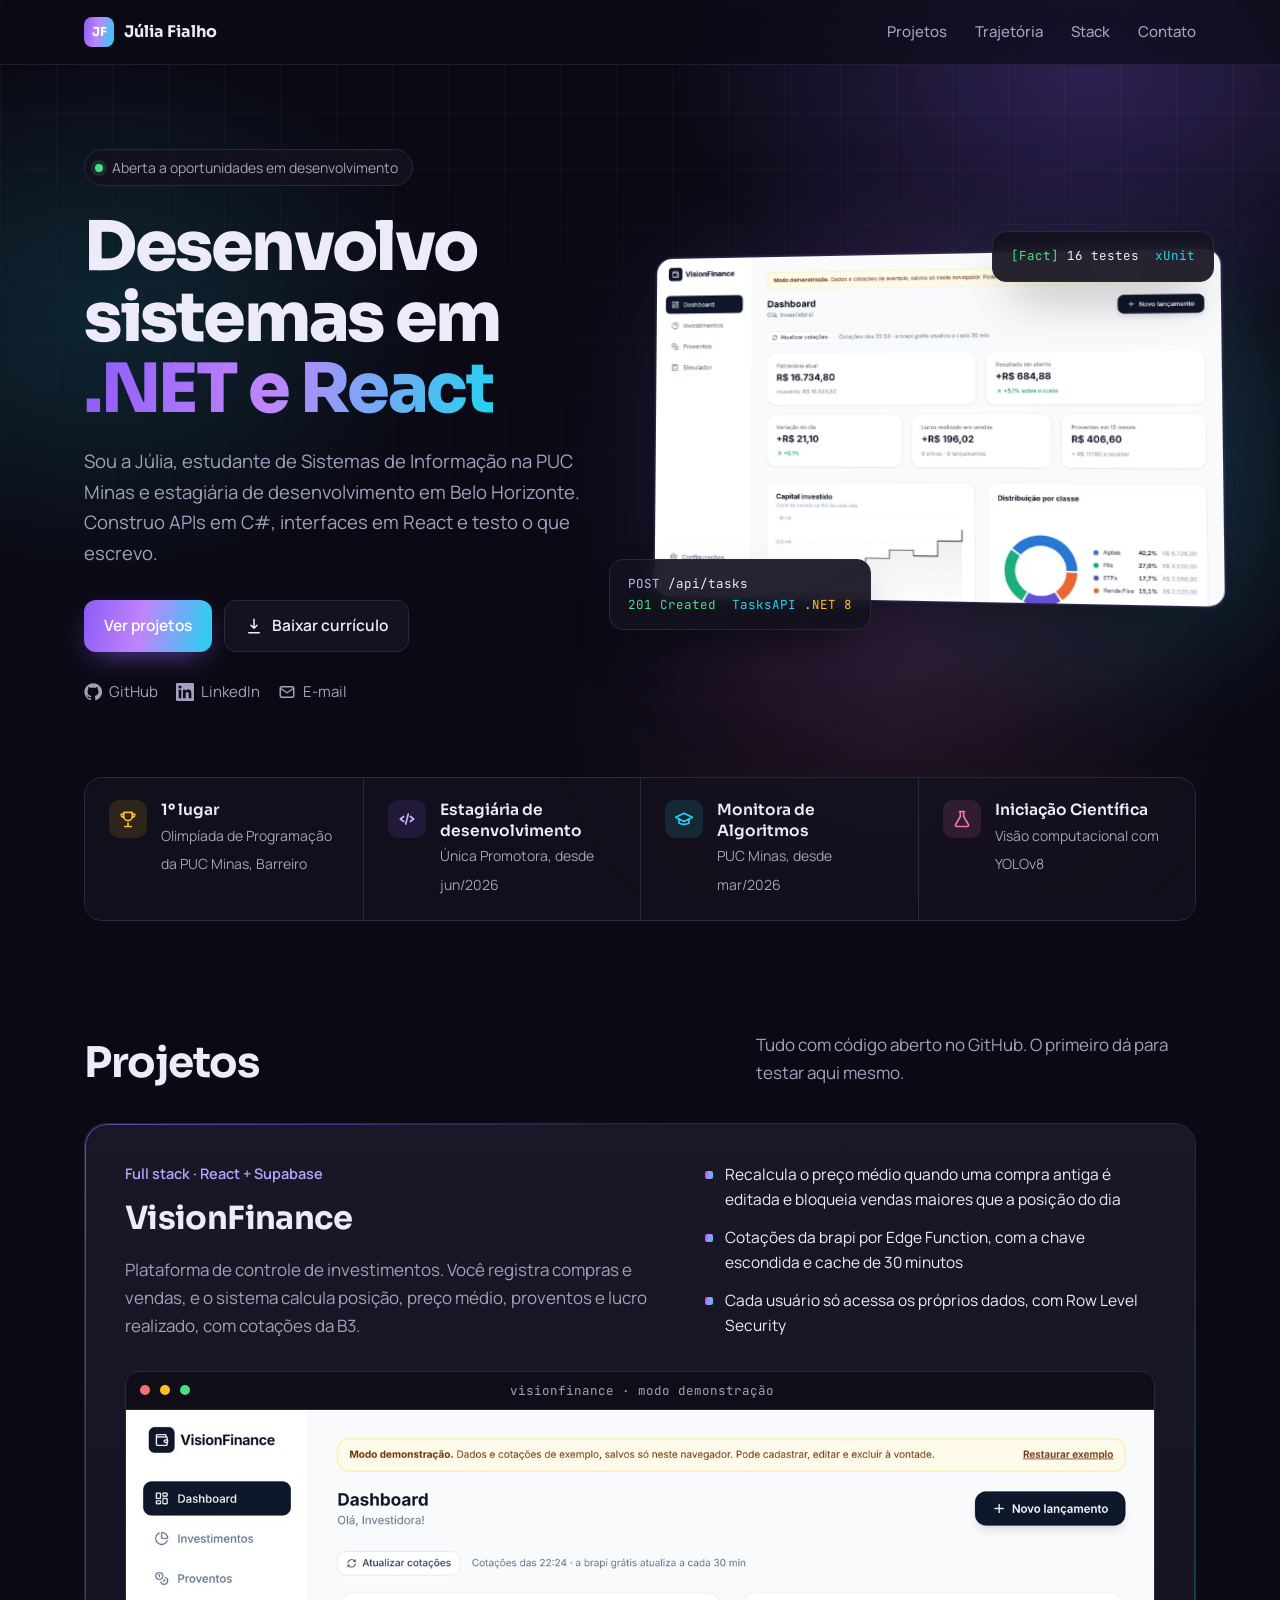
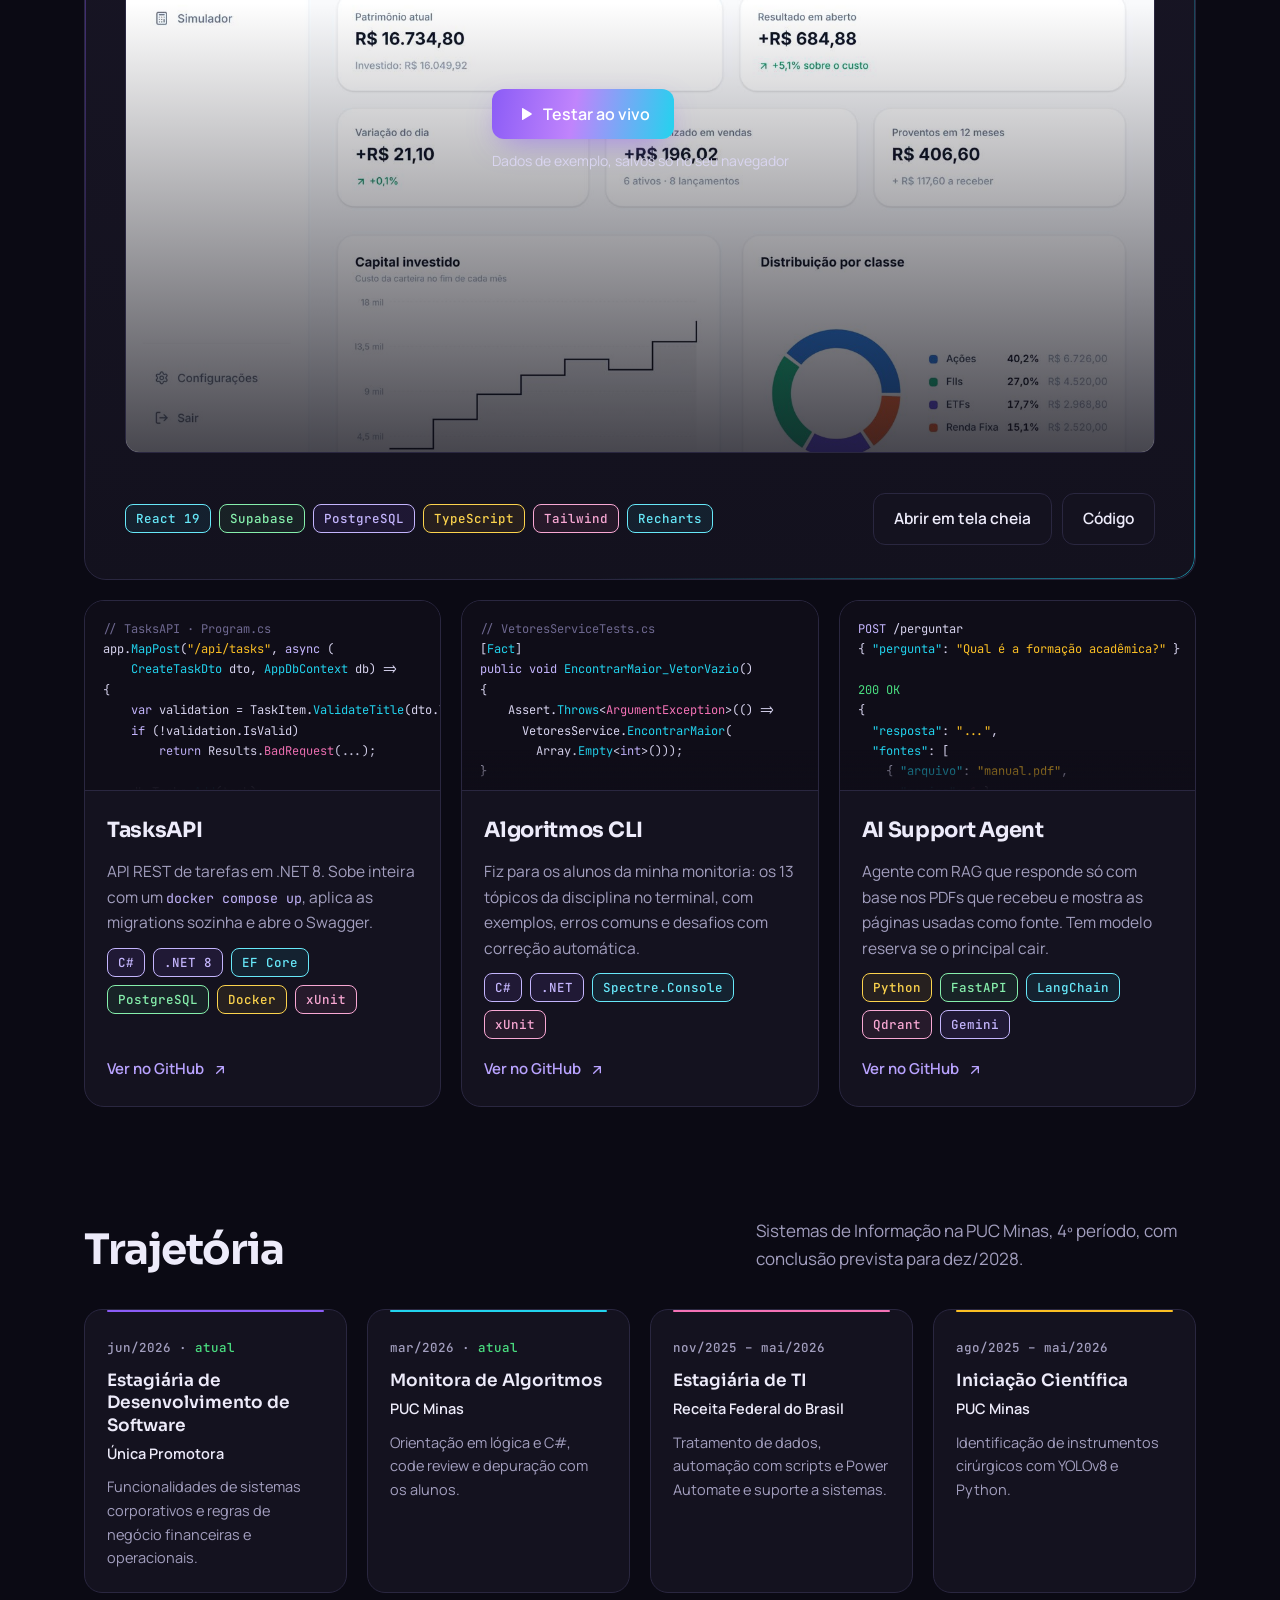
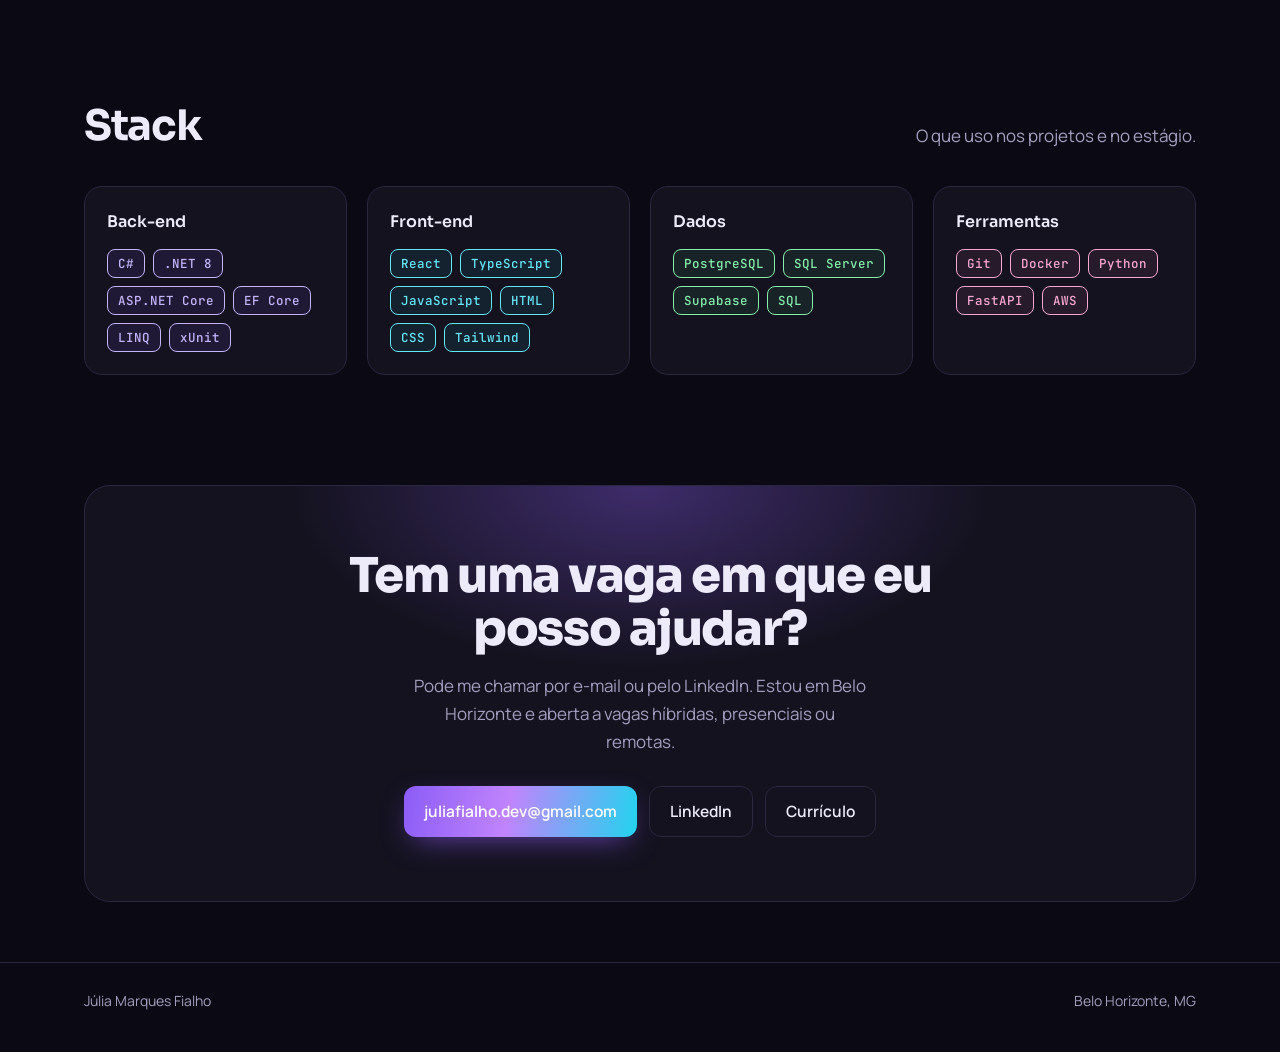
<file: index.html>
<!doctype html>
<html lang="pt-BR">
<head>
<meta charset="utf-8">
<meta name="viewport" content="width=device-width, initial-scale=1">
<title>Júlia Marques Fialho | Desenvolvedora .NET e React</title>
<meta name="description" content="Júlia Marques Fialho, desenvolvedora em Belo Horizonte. Projetos em C#/.NET e React, com demonstração ao vivo.">
<meta property="og:title" content="Júlia Marques Fialho | Desenvolvedora .NET e React">
<meta property="og:description" content="Projetos em C#/.NET e React, com demonstração ao vivo.">
<meta property="og:image" content="img/vf-dashboard.jpg">
<meta name="theme-color" content="#0B0A14">
<link rel="icon" href="data:image/svg+xml,%3Csvg xmlns='http://www.w3.org/2000/svg' viewBox='0 0 32 32'%3E%3Cdefs%3E%3ClinearGradient id='g' x1='0' y1='0' x2='1' y2='1'%3E%3Cstop offset='0' stop-color='%238B5CF6'/%3E%3Cstop offset='1' stop-color='%2322D3EE'/%3E%3C/linearGradient%3E%3C/defs%3E%3Crect width='32' height='32' rx='8' fill='url(%23g)'/%3E%3Ctext x='16' y='22' font-family='Arial' font-weight='700' font-size='14' fill='white' text-anchor='middle'%3EJF%3C/text%3E%3C/svg%3E">
<link rel="preconnect" href="https://fonts.googleapis.com">
<link rel="preconnect" href="https://fonts.gstatic.com" crossorigin>
<link href="https://fonts.googleapis.com/css2?family=Sora:wght@500;600;700;800&family=Manrope:wght@400;500;600;700&family=JetBrains+Mono:wght@400;500&display=swap" rel="stylesheet">
<style>
:root{
  --bg:#0B0A14; --surface:#14121F; --surface2:#1B1829; --line:#2A2740;
  --text:#EDEBFA; --muted:#A39FBF; --violet:#8B5CF6; --violet-soft:#B9A3FF; --cyan:#22D3EE; --pink:#F472B6; --green:#4ADE80; --amber:#FBBF24;
  --grad:linear-gradient(100deg,#8B5CF6 0%,#C084FC 45%,#22D3EE 100%);
  --display:"Sora",system-ui,sans-serif; --sans:"Manrope",system-ui,sans-serif; --mono:"JetBrains Mono",ui-monospace,monospace;
}
*{box-sizing:border-box;margin:0;padding:0}
html{scroll-behavior:smooth}
body{background:var(--bg);color:var(--text);font:400 17px/1.65 var(--sans);-webkit-font-smoothing:antialiased;overflow-x:hidden}
a{color:inherit}
img{display:block;max-width:100%;height:auto}
:focus-visible{outline:2px solid var(--cyan);outline-offset:3px;border-radius:6px}
.wrap{max-width:1160px;margin:0 auto;padding:0 24px}

/* background: grid + glows */
.bg{position:fixed;inset:0;z-index:-1;pointer-events:none;
  background:
   radial-gradient(600px 400px at 85% 8%,rgba(139,92,246,.28),transparent 70%),
   radial-gradient(500px 380px at 8% 35%,rgba(34,211,238,.14),transparent 70%),
   radial-gradient(500px 400px at 70% 80%,rgba(244,114,182,.10),transparent 70%);
}
.bg::after{content:"";position:absolute;inset:0;
  background-image:linear-gradient(rgba(255,255,255,.035) 1px,transparent 1px),linear-gradient(90deg,rgba(255,255,255,.035) 1px,transparent 1px);
  background-size:56px 56px;mask-image:linear-gradient(to bottom,#000 0%,transparent 75%)}

/* nav */
nav.top{position:sticky;top:0;z-index:10;backdrop-filter:blur(14px);-webkit-backdrop-filter:blur(14px);background:rgba(11,10,20,.65);border-bottom:1px solid rgba(42,39,64,.7)}
nav.top .wrap{display:flex;align-items:center;justify-content:space-between;height:64px}
.logo{display:flex;align-items:center;gap:10px;font-family:var(--display);font-weight:700;text-decoration:none;font-size:16px}
.logo span.mark{width:30px;height:30px;border-radius:8px;background:var(--grad);display:grid;place-items:center;font-size:12.5px;color:#fff}
nav.top ul{display:flex;gap:28px;list-style:none;font-size:15px;font-weight:500}
nav.top ul a{text-decoration:none;color:var(--muted)}
nav.top ul a:hover{color:var(--text)}

/* buttons */
.btn{display:inline-flex;align-items:center;gap:9px;padding:12px 20px;border-radius:12px;font-weight:600;font-size:15.5px;text-decoration:none;border:1px solid var(--line);background:var(--surface);color:var(--text);cursor:pointer;font-family:var(--sans);transition:border-color .2s,transform .2s}
.btn:hover{border-color:var(--violet);transform:translateY(-1px)}
.btn.primary{background:var(--grad);border:0;color:#fff;box-shadow:0 10px 30px -10px rgba(139,92,246,.7)}
.btn svg{width:18px;height:18px}

/* hero */
.hero{display:grid;grid-template-columns:1fr 1.05fr;gap:56px;align-items:center;padding:84px 0 72px}
.status{display:inline-flex;align-items:center;gap:9px;padding:6px 14px 6px 10px;border:1px solid var(--line);border-radius:999px;background:rgba(20,18,31,.8);font-size:14px;color:var(--muted);margin-bottom:26px}
.status i{width:8px;height:8px;border-radius:50%;background:var(--green);box-shadow:0 0 0 4px rgba(74,222,128,.15)}
.hero h1{font-family:var(--display);font-weight:800;font-size:clamp(40px,5.6vw,68px);line-height:1.04;letter-spacing:-.035em}
.hero h1 .g{background:var(--grad);-webkit-background-clip:text;background-clip:text;color:transparent}
.hero p.lead{color:var(--muted);font-size:18.5px;margin:22px 0 32px;max-width:52ch}
.hero .actions{display:flex;flex-wrap:wrap;gap:12px}
.hero .social{display:flex;gap:18px;margin-top:28px;font-size:15px;color:var(--muted)}
.hero .social a{text-decoration:none;display:inline-flex;align-items:center;gap:7px}
.hero .social a:hover{color:var(--text)}
.hero .social svg{width:18px;height:18px}

.visual{position:relative}
.visual .shot{border-radius:16px;border:1px solid var(--line);box-shadow:0 40px 80px -30px rgba(0,0,0,.8),0 0 0 1px rgba(139,92,246,.15);transform:perspective(1400px) rotateY(-9deg) rotateX(3deg);transform-origin:left center}
.visual .glow{position:absolute;inset:10% -6% -8% 8%;background:var(--grad);filter:blur(70px);opacity:.35;z-index:-1;border-radius:40px}
.float{position:absolute;left:-46px;bottom:-34px;background:rgba(20,18,31,.92);backdrop-filter:blur(8px);border:1px solid var(--line);border-radius:14px;padding:14px 18px;font:400 12.5px/1.65 var(--mono);box-shadow:0 24px 50px -20px rgba(0,0,0,.8);white-space:pre}
.float .k{color:#C4B5FD}.float .t{color:var(--cyan)}.float .s{color:var(--amber)}.float .ok{color:var(--green)}
.float2{left:auto;right:-18px;bottom:auto;top:-26px;font-size:12.5px}

@media (prefers-reduced-motion:no-preference){
  .hero > div:first-child > *{opacity:0;animation:rise .7s cubic-bezier(.2,.7,.2,1) forwards}
  .hero > div:first-child > *:nth-child(2){animation-delay:.08s}
  .hero > div:first-child > *:nth-child(3){animation-delay:.16s}
  .hero > div:first-child > *:nth-child(4){animation-delay:.24s}
  .hero > div:first-child > *:nth-child(5){animation-delay:.32s}
  .visual{opacity:0;animation:rise 1s cubic-bezier(.2,.7,.2,1) .25s forwards}
  @keyframes rise{from{opacity:0;transform:translateY(16px)}to{opacity:1;transform:none}}
}

/* highlights strip */
.facts{display:grid;grid-template-columns:repeat(4,1fr);border:1px solid var(--line);border-radius:18px;background:rgba(20,18,31,.7);overflow:hidden;margin-bottom:110px}
.fact{padding:22px 24px;display:flex;gap:14px;align-items:flex-start}
.fact + .fact{border-left:1px solid var(--line)}
.fact .ic{flex:none;width:38px;height:38px;border-radius:10px;display:grid;place-items:center}
.fact .ic svg{width:20px;height:20px}
.fact b{display:block;font-family:var(--display);font-weight:600;font-size:15.5px;line-height:1.35}
.fact span{font-size:14px;color:var(--muted)}

/* section titles */
.sec{margin-bottom:110px}
.sec > header{display:flex;justify-content:space-between;align-items:end;gap:24px;margin-bottom:36px}
.sec h2{font-family:var(--display);font-weight:700;font-size:clamp(30px,3.8vw,42px);letter-spacing:-.03em;line-height:1.1}
.sec header p{color:var(--muted);max-width:44ch}

/* featured project */
.featured{border:1px solid var(--line);border-radius:22px;background:linear-gradient(180deg,rgba(27,24,41,.9),rgba(20,18,31,.9));overflow:hidden;position:relative}
.featured::before{content:"";position:absolute;inset:0;border-radius:22px;padding:1px;background:linear-gradient(120deg,rgba(139,92,246,.7),transparent 35%,transparent 65%,rgba(34,211,238,.6));-webkit-mask:linear-gradient(#000 0 0) content-box,linear-gradient(#000 0 0);-webkit-mask-composite:xor;mask-composite:exclude;pointer-events:none}
.featured .info{display:grid;grid-template-columns:1.2fr 1fr;gap:40px;padding:38px 40px 30px}
.featured h3{font-family:var(--display);font-size:32px;font-weight:700;letter-spacing:-.02em}
.featured .kicker{color:var(--violet-soft);font-weight:600;font-size:14.5px;margin-bottom:6px;display:block}
.featured p{color:var(--muted);margin-top:12px}
.featured ul.points{list-style:none;display:grid;gap:12px;align-content:start}
.featured ul.points li{display:flex;gap:12px;font-size:15.5px;color:var(--text)}
.featured ul.points li::before{content:"";flex:none;width:8px;height:8px;margin-top:9px;border-radius:2px;background:var(--grad)}
.stage{margin:0 40px 40px;border-radius:14px;overflow:hidden;border:1px solid var(--line);background:#0F0D18}
.stage .bar{display:flex;align-items:center;gap:10px;padding:10px 14px;border-bottom:1px solid var(--line);font:400 12.5px var(--mono);color:var(--muted)}
.stage .bar i{width:10px;height:10px;border-radius:50%;display:inline-block}
.stage .bar i:nth-child(1){background:#F87171}.stage .bar i:nth-child(2){background:var(--amber)}.stage .bar i:nth-child(3){background:var(--green)}
.stage .bar .url{flex:1;text-align:center;white-space:nowrap;overflow:hidden;text-overflow:ellipsis}
.stage .view{position:relative;aspect-ratio:16/10}
.stage .view img,.stage .view iframe{position:absolute;inset:0;width:100%;height:100%;border:0;object-fit:cover;object-position:top}
.stage .view iframe{background:#fff}
.stage .play{position:absolute;inset:0;display:grid;place-items:center;background:linear-gradient(180deg,rgba(11,10,20,0) 30%,rgba(11,10,20,.75))}
.stage .play .btn{font-size:16px;padding:14px 24px}
.stage .play small{display:block;text-align:center;color:#D9D5F0;margin-top:10px;font-size:14px}
.row{display:flex;flex-wrap:wrap;align-items:center;justify-content:space-between;gap:18px;padding:0 40px 34px}

/* tags */
.tags{display:flex;flex-wrap:wrap;gap:8px;list-style:none}
.tags li{font:500 12.5px var(--mono);padding:5px 10px;border-radius:8px;border:1px solid}
.t-v{color:#C4B5FD;border-color:rgba(139,92,246,.4);background:rgba(139,92,246,.1)}
.t-c{color:#67E8F9;border-color:rgba(34,211,238,.35);background:rgba(34,211,238,.08)}
.t-p{color:#F9A8D4;border-color:rgba(244,114,182,.35);background:rgba(244,114,182,.08)}
.t-g{color:#86EFAC;border-color:rgba(74,222,128,.35);background:rgba(74,222,128,.08)}
.t-a{color:#FCD34D;border-color:rgba(251,191,36,.35);background:rgba(251,191,36,.08)}

/* project grid */
.grid{display:grid;grid-template-columns:repeat(3,1fr);gap:20px;margin-top:20px}
.card{border:1px solid var(--line);border-radius:20px;background:var(--surface);display:flex;flex-direction:column;overflow:hidden;transition:border-color .2s}
.card:hover{border-color:rgba(139,92,246,.6)}
.card .peek{background:#0F0D18;border-bottom:1px solid var(--line);padding:18px 18px;font:400 12px/1.7 var(--mono);color:#D7D3EE;white-space:pre;overflow:hidden;height:190px;position:relative}
.card .peek::after{content:"";position:absolute;left:0;right:0;bottom:0;height:40px;background:linear-gradient(transparent,#0F0D18)}
.peek .k{color:#C4B5FD}.peek .t{color:var(--cyan)}.peek .s{color:var(--amber)}.peek .c{color:#6E6890}.peek .ok{color:var(--green)}.peek .p{color:var(--pink)}
.card .body{padding:22px 22px 24px;display:flex;flex-direction:column;gap:12px;flex:1}
.card h3{font-family:var(--display);font-size:21px;font-weight:700;letter-spacing:-.015em}
.card p{color:var(--muted);font-size:15.5px}
.card p code{font:400 .86em var(--mono);color:#C4B5FD}
.card .more{margin-top:auto;padding-top:6px;font-weight:600;font-size:15px;color:var(--violet-soft);text-decoration:none;display:inline-flex;gap:8px;align-items:center}
.card .more:hover{color:#fff}
.card .more svg,.row a svg{width:16px;height:16px}

/* journey */
.journey{display:grid;grid-template-columns:repeat(4,1fr);gap:20px}
.step{border:1px solid var(--line);border-radius:18px;padding:22px;background:var(--surface);position:relative}
.step .when{font:500 12.5px var(--mono);color:var(--muted)}
.step .now{color:var(--green)}
.step h3{font-family:var(--display);font-size:17px;font-weight:600;margin:10px 0 2px;line-height:1.3}
.step .org{font-size:14.5px;font-weight:600}
.step p{color:var(--muted);font-size:14.5px;margin-top:8px}
.step .bar{position:absolute;left:22px;right:22px;top:0;height:2px;border-radius:2px}

/* stack */
.stack{display:grid;grid-template-columns:repeat(4,1fr);gap:20px}
.stack div{border:1px solid var(--line);border-radius:18px;padding:22px;background:var(--surface)}
.stack h3{font-family:var(--display);font-size:16px;font-weight:600;margin-bottom:14px}

/* contact */
.cta{position:relative;border-radius:26px;padding:64px 48px;text-align:center;overflow:hidden;border:1px solid var(--line);background:radial-gradient(500px 260px at 50% 0%,rgba(139,92,246,.35),transparent 70%),var(--surface);margin-bottom:60px}
.cta h2{font-family:var(--display);font-size:clamp(30px,4.4vw,48px);font-weight:800;letter-spacing:-.03em;line-height:1.1;max-width:18ch;margin:0 auto}
.cta p{color:var(--muted);margin:16px auto 30px;max-width:46ch}
.cta .actions{display:flex;flex-wrap:wrap;justify-content:center;gap:12px}
footer{border-top:1px solid var(--line);padding:26px 0 40px;color:var(--muted);font-size:14px}
footer .wrap{display:flex;justify-content:space-between;gap:16px;flex-wrap:wrap}

@media (max-width:980px){
  .hero{grid-template-columns:1fr;gap:64px;padding:56px 0 64px}
  .visual{margin:0 10px}
  .visual .shot{transform:none}
  .float{left:-6px;bottom:-30px}
  .float2{right:-6px;top:-24px}
  .facts{grid-template-columns:1fr 1fr}
  .fact:nth-child(3){border-left:0}
  .fact:nth-child(n+3){border-top:1px solid var(--line)}
  .featured .info{grid-template-columns:1fr;gap:24px;padding:28px 24px 22px}
  .stage{margin:0 24px 28px}
  .row{padding:0 24px 28px}
  .grid,.journey,.stack{grid-template-columns:1fr 1fr}
}
@media (max-width:640px){
  nav.top ul{display:none}
  .facts{grid-template-columns:1fr}
  .fact + .fact{border-left:0;border-top:1px solid var(--line)}
  .grid,.journey,.stack{grid-template-columns:1fr}
  .float{font-size:11px;padding:10px 12px}
  .float2{display:none}
  .stage .view{aspect-ratio:4/3}
  .cta{padding:48px 22px}
  .sec > header{flex-direction:column;align-items:start}
}
</style>
</head>
<body>
<div class="bg" aria-hidden="true"></div>

<nav class="top" aria-label="Principal">
  <div class="wrap">
    <a class="logo" href="#"><span class="mark">JF</span>Júlia Fialho</a>
    <ul>
      <li><a href="#projetos">Projetos</a></li>
      <li><a href="#trajetoria">Trajetória</a></li>
      <li><a href="#stack">Stack</a></li>
      <li><a href="#contato">Contato</a></li>
    </ul>
  </div>
</nav>

<main class="wrap">
  <section class="hero">
    <div>
      <span class="status"><i></i>Aberta a oportunidades em desenvolvimento</span>
      <h1>Desenvolvo sistemas em <span class="g">.NET e React</span></h1>
      <p class="lead">Sou a Júlia, estudante de Sistemas de Informação na PUC Minas e estagiária de desenvolvimento em Belo Horizonte. Construo APIs em C#, interfaces em React e testo o que escrevo.</p>
      <div class="actions">
        <a class="btn primary" href="#projetos">Ver projetos</a>
        <a class="btn" href="curriculo-julia-marques-fialho.pdf" download>
          <svg viewBox="0 0 24 24" fill="none" stroke="currentColor" stroke-width="2" stroke-linecap="round" stroke-linejoin="round" aria-hidden="true"><path d="M12 3v12m0 0-4-4m4 4 4-4M5 21h14"/></svg>Baixar currículo</a>
      </div>
      <div class="social">
        <a href="https://github.com/Juliamdev" target="_blank" rel="noopener"><svg viewBox="0 0 24 24" fill="currentColor" aria-hidden="true"><path d="M12 .5a11.5 11.5 0 0 0-3.64 22.41c.58.1.79-.25.79-.56v-2c-3.2.7-3.88-1.37-3.88-1.37-.53-1.33-1.28-1.69-1.28-1.69-1.05-.71.08-.7.08-.7 1.16.08 1.77 1.19 1.77 1.19 1.03 1.77 2.7 1.26 3.36.96.1-.75.4-1.26.73-1.55-2.55-.29-5.24-1.28-5.24-5.69 0-1.26.45-2.29 1.19-3.09-.12-.29-.52-1.46.11-3.05 0 0 .97-.31 3.17 1.18a11 11 0 0 1 5.77 0c2.2-1.49 3.17-1.18 3.17-1.18.63 1.59.23 2.76.11 3.05.74.8 1.19 1.83 1.19 3.09 0 4.42-2.7 5.39-5.26 5.68.41.36.78 1.06.78 2.14v3.17c0 .31.21.67.8.56A11.5 11.5 0 0 0 12 .5Z"/></svg>GitHub</a>
        <a href="https://www.linkedin.com/in/julia-marques-fialho" target="_blank" rel="noopener"><svg viewBox="0 0 24 24" fill="currentColor" aria-hidden="true"><path d="M20.45 20.45h-3.56v-5.57c0-1.33-.02-3.04-1.85-3.04-1.86 0-2.14 1.45-2.14 2.94v5.67H9.35V9h3.41v1.56h.05c.48-.9 1.64-1.85 3.37-1.85 3.6 0 4.27 2.37 4.27 5.46v6.28ZM5.34 7.43a2.06 2.06 0 1 1 0-4.13 2.06 2.06 0 0 1 0 4.13ZM7.12 20.45H3.56V9h3.56v11.45ZM22.22 0H1.77C.79 0 0 .77 0 1.73v20.54C0 23.23.79 24 1.77 24h20.45c.98 0 1.78-.77 1.78-1.73V1.73C24 .77 23.2 0 22.22 0Z"/></svg>LinkedIn</a>
        <a href="mailto:juliafialho.dev@gmail.com"><svg viewBox="0 0 24 24" fill="none" stroke="currentColor" stroke-width="2" stroke-linecap="round" stroke-linejoin="round" aria-hidden="true"><rect x="3" y="5" width="18" height="14" rx="2"/><path d="m3 7 9 6 9-6"/></svg>E-mail</a>
      </div>
    </div>
    <div class="visual">
      <div class="glow" aria-hidden="true"></div>
      <img class="shot" src="img/vf-dashboard.jpg" alt="Dashboard do VisionFinance, um dos meus projetos" width="1600" height="1000">
      <div class="float float2" aria-hidden="true"><span class="ok">[Fact]</span> 16 testes  <span class="t">xUnit</span></div>
      <div class="float" aria-hidden="true"><span class="k">POST</span> /api/tasks
<span class="ok">201 Created</span>  <span class="t">TasksAPI</span> <span class="s">.NET 8</span></div>
    </div>
  </section>

  <section class="facts" aria-label="Destaques">
    <div class="fact"><span class="ic" style="background:rgba(251,191,36,.12);color:var(--amber)"><svg viewBox="0 0 24 24" fill="none" stroke="currentColor" stroke-width="2" stroke-linecap="round" stroke-linejoin="round" aria-hidden="true"><path d="M8 21h8M12 17v4M7 4h10v5a5 5 0 0 1-10 0V4ZM17 6h3v1a3 3 0 0 1-3 3M7 6H4v1a3 3 0 0 0 3 3"/></svg></span><div><b>1º lugar</b><span>Olimpíada de Programação da PUC Minas, Barreiro</span></div></div>
    <div class="fact"><span class="ic" style="background:rgba(139,92,246,.14);color:#C4B5FD"><svg viewBox="0 0 24 24" fill="none" stroke="currentColor" stroke-width="2" stroke-linecap="round" stroke-linejoin="round" aria-hidden="true"><path d="m8 9-4 3 4 3M16 9l4 3-4 3M13.5 6l-3 12"/></svg></span><div><b>Estagiária de desenvolvimento</b><span>Única Promotora, desde jun/2026</span></div></div>
    <div class="fact"><span class="ic" style="background:rgba(34,211,238,.12);color:var(--cyan)"><svg viewBox="0 0 24 24" fill="none" stroke="currentColor" stroke-width="2" stroke-linecap="round" stroke-linejoin="round" aria-hidden="true"><path d="M22 10 12 5 2 10l10 5 10-5Z"/><path d="M6 12v5c3 2 9 2 12 0v-5"/></svg></span><div><b>Monitora de Algoritmos</b><span>PUC Minas, desde mar/2026</span></div></div>
    <div class="fact"><span class="ic" style="background:rgba(244,114,182,.12);color:var(--pink)"><svg viewBox="0 0 24 24" fill="none" stroke="currentColor" stroke-width="2" stroke-linecap="round" stroke-linejoin="round" aria-hidden="true"><path d="M9 3h6M10 3v6L4.5 18.5A1.5 1.5 0 0 0 5.8 21h12.4a1.5 1.5 0 0 0 1.3-2.5L14 9V3"/></svg></span><div><b>Iniciação Científica</b><span>Visão computacional com YOLOv8</span></div></div>
  </section>

  <section class="sec" id="projetos">
    <header>
      <h2>Projetos</h2>
      <p>Tudo com código aberto no GitHub. O primeiro dá para testar aqui mesmo.</p>
    </header>

    <article class="featured">
      <div class="info">
        <div>
          <span class="kicker">Full stack · React + Supabase</span>
          <h3>VisionFinance</h3>
          <p>Plataforma de controle de investimentos. Você registra compras e vendas, e o sistema calcula posição, preço médio, proventos e lucro realizado, com cotações da B3.</p>
        </div>
        <ul class="points">
          <li>Recalcula o preço médio quando uma compra antiga é editada e bloqueia vendas maiores que a posição do dia</li>
          <li>Cotações da brapi por Edge Function, com a chave escondida e cache de 30 minutos</li>
          <li>Cada usuário só acessa os próprios dados, com Row Level Security</li>
        </ul>
      </div>
      <div class="stage">
        <div class="bar"><i></i><i></i><i></i><span class="url">visionfinance · modo demonstração</span><span style="width:46px"></span></div>
        <div class="view" id="vf-view">
          <img src="img/vf-dashboard.jpg" alt="Dashboard do VisionFinance com patrimônio, resultado e gráficos" width="1600" height="1000" loading="lazy">
          <div class="play">
            <div>
              <button class="btn primary" id="vf-play" type="button">
                <svg viewBox="0 0 24 24" fill="currentColor" aria-hidden="true"><path d="M8 5.14v13.72a1 1 0 0 0 1.5.86l11-6.86a1 1 0 0 0 0-1.72l-11-6.86A1 1 0 0 0 8 5.14Z"/></svg>Testar ao vivo</button>
              <small>Dados de exemplo, salvos só no seu navegador</small>
            </div>
          </div>
        </div>
      </div>
      <div class="row">
        <ul class="tags">
          <li class="t-c">React 19</li><li class="t-g">Supabase</li><li class="t-v">PostgreSQL</li><li class="t-a">TypeScript</li><li class="t-p">Tailwind</li><li class="t-c">Recharts</li>
        </ul>
        <div style="display:flex;gap:10px;flex-wrap:wrap">
          <a class="btn" href="demo/visionfinance/index.html" target="_blank" rel="noopener">Abrir em tela cheia</a>
          <a class="btn" href="https://github.com/Juliamdev/VisionFinance" target="_blank" rel="noopener">Código</a>
        </div>
      </div>
    </article>

    <div class="grid">
      <article class="card">
        <div class="peek" aria-hidden="true"><span class="c">// TasksAPI · Program.cs</span>
app.<span class="t">MapPost</span>(<span class="s">"/api/tasks"</span>, <span class="k">async</span> (
    <span class="t">CreateTaskDto</span> dto, <span class="t">AppDbContext</span> db) =&gt;
{
    <span class="k">var</span> validation = TaskItem.<span class="t">ValidateTitle</span>(dto.Title);
    <span class="k">if</span> (!validation.IsValid)
        <span class="k">return</span> Results.<span class="p">BadRequest</span>(...);

    db.Tasks.<span class="t">Add</span>(task);
    <span class="k">await</span> db.<span class="t">SaveChangesAsync</span>();
    <span class="k">return</span> Results.<span class="ok">Created</span>(...);
});</div>
        <div class="body">
          <h3>TasksAPI</h3>
          <p>API REST de tarefas em .NET 8. Sobe inteira com um <code>docker compose up</code>, aplica as migrations sozinha e abre o Swagger.</p>
          <ul class="tags"><li class="t-v">C#</li><li class="t-v">.NET 8</li><li class="t-c">EF Core</li><li class="t-g">PostgreSQL</li><li class="t-a">Docker</li><li class="t-p">xUnit</li></ul>
          <a class="more" href="https://github.com/Juliamdev/TasksApiSolution" target="_blank" rel="noopener">Ver no GitHub <svg viewBox="0 0 24 24" fill="none" stroke="currentColor" stroke-width="2" stroke-linecap="round" stroke-linejoin="round" aria-hidden="true"><path d="M7 17 17 7M8 7h9v9"/></svg></a>
        </div>
      </article>

      <article class="card">
        <div class="peek" aria-hidden="true"><span class="c">// VetoresServiceTests.cs</span>
[<span class="t">Fact</span>]
<span class="k">public void</span> <span class="t">EncontrarMaior_VetorVazio</span>()
{
    Assert.<span class="t">Throws</span>&lt;<span class="p">ArgumentException</span>&gt;(() =&gt;
      VetoresService.<span class="t">EncontrarMaior</span>(
        Array.<span class="t">Empty</span>&lt;<span class="k">int</span>&gt;()));
}

<span class="c">// + 15 testes nos módulos de vetores,</span>
<span class="c">// matrizes e exceções</span></div>
        <div class="body">
          <h3>Algoritmos CLI</h3>
          <p>Fiz para os alunos da minha monitoria: os 13 tópicos da disciplina no terminal, com exemplos, erros comuns e desafios com correção automática.</p>
          <ul class="tags"><li class="t-v">C#</li><li class="t-v">.NET</li><li class="t-c">Spectre.Console</li><li class="t-p">xUnit</li></ul>
          <a class="more" href="https://github.com/Juliamdev/csharp-algorithms-guide" target="_blank" rel="noopener">Ver no GitHub <svg viewBox="0 0 24 24" fill="none" stroke="currentColor" stroke-width="2" stroke-linecap="round" stroke-linejoin="round" aria-hidden="true"><path d="M7 17 17 7M8 7h9v9"/></svg></a>
        </div>
      </article>

      <article class="card">
        <div class="peek" aria-hidden="true"><span class="k">POST</span> /perguntar
{ <span class="t">"pergunta"</span>: <span class="s">"Qual é a formação acadêmica?"</span> }

<span class="ok">200 OK</span>
{
  <span class="t">"resposta"</span>: <span class="s">"..."</span>,
  <span class="t">"fontes"</span>: [
    { <span class="t">"arquivo"</span>: <span class="s">"manual.pdf"</span>,
      <span class="t">"pagina"</span>: <span class="p">1</span> }
  ]
}</div>
        <div class="body">
          <h3>AI Support Agent</h3>
          <p>Agente com RAG que responde só com base nos PDFs que recebeu e mostra as páginas usadas como fonte. Tem modelo reserva se o principal cair.</p>
          <ul class="tags"><li class="t-a">Python</li><li class="t-g">FastAPI</li><li class="t-c">LangChain</li><li class="t-p">Qdrant</li><li class="t-v">Gemini</li></ul>
          <a class="more" href="https://github.com/Juliamdev/ai-support-agent" target="_blank" rel="noopener">Ver no GitHub <svg viewBox="0 0 24 24" fill="none" stroke="currentColor" stroke-width="2" stroke-linecap="round" stroke-linejoin="round" aria-hidden="true"><path d="M7 17 17 7M8 7h9v9"/></svg></a>
        </div>
      </article>
    </div>
  </section>

  <section class="sec" id="trajetoria">
    <header>
      <h2>Trajetória</h2>
      <p>Sistemas de Informação na PUC Minas, 4º período, com conclusão prevista para dez/2028.</p>
    </header>
    <div class="journey">
      <div class="step"><span class="bar" style="background:var(--violet)"></span><span class="when">jun/2026 · <span class="now">atual</span></span><h3>Estagiária de Desenvolvimento de Software</h3><span class="org">Única Promotora</span><p>Funcionalidades de sistemas corporativos e regras de negócio financeiras e operacionais.</p></div>
      <div class="step"><span class="bar" style="background:var(--cyan)"></span><span class="when">mar/2026 · <span class="now">atual</span></span><h3>Monitora de Algoritmos</h3><span class="org">PUC Minas</span><p>Orientação em lógica e C#, code review e depuração com os alunos.</p></div>
      <div class="step"><span class="bar" style="background:var(--pink)"></span><span class="when">nov/2025 – mai/2026</span><h3>Estagiária de TI</h3><span class="org">Receita Federal do Brasil</span><p>Tratamento de dados, automação com scripts e Power Automate e suporte a sistemas.</p></div>
      <div class="step"><span class="bar" style="background:var(--amber)"></span><span class="when">ago/2025 – mai/2026</span><h3>Iniciação Científica</h3><span class="org">PUC Minas</span><p>Identificação de instrumentos cirúrgicos com YOLOv8 e Python.</p></div>
    </div>
  </section>

  <section class="sec" id="stack">
    <header>
      <h2>Stack</h2>
      <p>O que uso nos projetos e no estágio.</p>
    </header>
    <div class="stack">
      <div><h3>Back-end</h3><ul class="tags"><li class="t-v">C#</li><li class="t-v">.NET 8</li><li class="t-v">ASP.NET Core</li><li class="t-v">EF Core</li><li class="t-v">LINQ</li><li class="t-v">xUnit</li></ul></div>
      <div><h3>Front-end</h3><ul class="tags"><li class="t-c">React</li><li class="t-c">TypeScript</li><li class="t-c">JavaScript</li><li class="t-c">HTML</li><li class="t-c">CSS</li><li class="t-c">Tailwind</li></ul></div>
      <div><h3>Dados</h3><ul class="tags"><li class="t-g">PostgreSQL</li><li class="t-g">SQL Server</li><li class="t-g">Supabase</li><li class="t-g">SQL</li></ul></div>
      <div><h3>Ferramentas</h3><ul class="tags"><li class="t-p">Git</li><li class="t-p">Docker</li><li class="t-p">Python</li><li class="t-p">FastAPI</li><li class="t-p">AWS</li></ul></div>
    </div>
  </section>

  <section class="cta" id="contato">
    <h2>Tem uma vaga em que eu posso ajudar?</h2>
    <p>Pode me chamar por e-mail ou pelo LinkedIn. Estou em Belo Horizonte e aberta a vagas híbridas, presenciais ou remotas.</p>
    <div class="actions">
      <a class="btn primary" href="mailto:juliafialho.dev@gmail.com">juliafialho.dev@gmail.com</a>
      <a class="btn" href="https://www.linkedin.com/in/julia-marques-fialho" target="_blank" rel="noopener">LinkedIn</a>
      <a class="btn" href="curriculo-julia-marques-fialho.pdf" download>Currículo</a>
    </div>
  </section>
</main>

<footer><div class="wrap"><span>Júlia Marques Fialho</span><span>Belo Horizonte, MG</span></div></footer>

<script>
document.getElementById('vf-play').addEventListener('click', function(){
  var view = document.getElementById('vf-view');
  var f = document.createElement('iframe');
  f.src = 'demo/visionfinance/index.html';
  f.title = 'VisionFinance em modo demonstração, interativo';
  view.innerHTML = '';
  view.appendChild(f);
  f.focus();
});
</script>
</body>
</html>
</file>
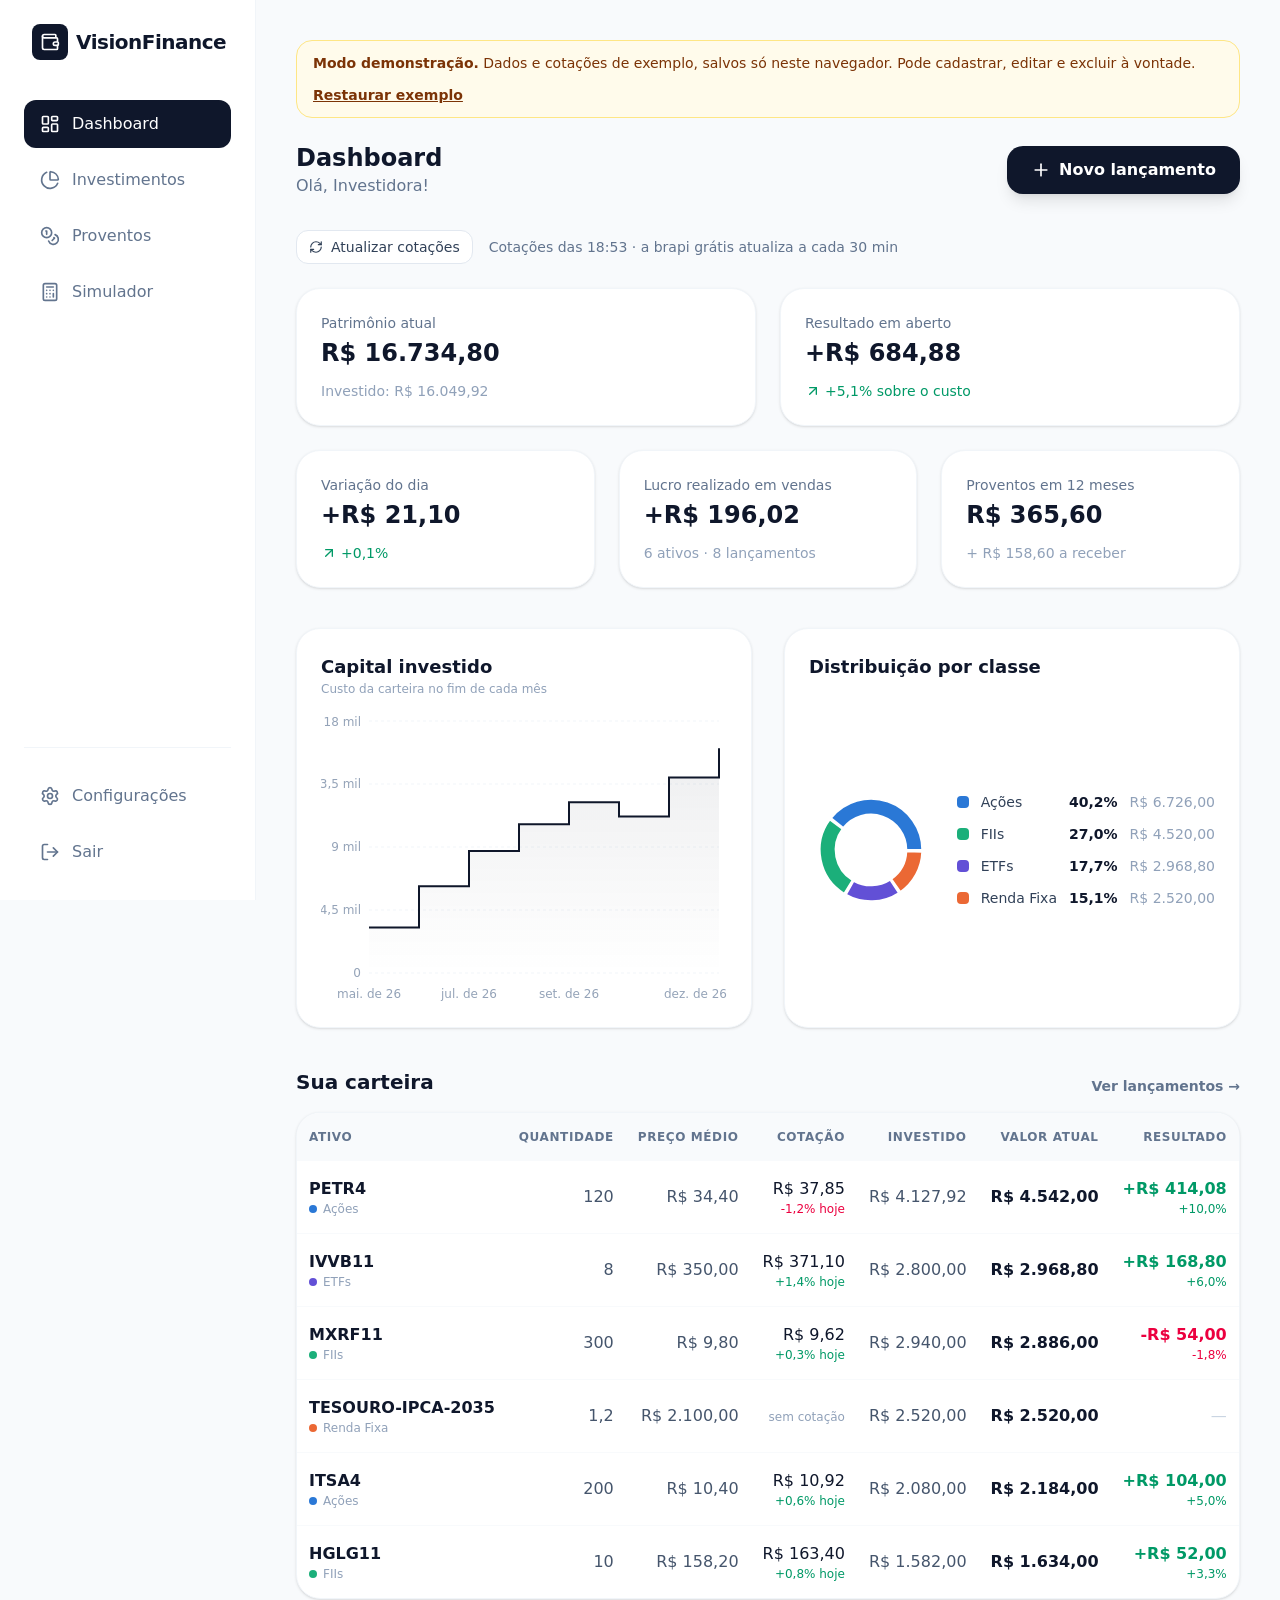
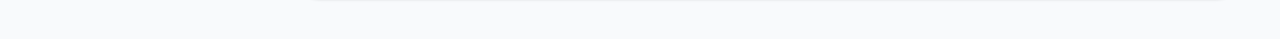
<file: demo/visionfinance/index.html>
<!doctype html>
<html lang="pt-BR">
  <head>
    <meta charset="UTF-8" />
    <link rel="icon" type="image/svg+xml" href="./vite.svg" />
    <meta name="viewport" content="width=device-width, initial-scale=1.0" />
    <title>VisionFinance</title>
    <script type="module" crossorigin src="./assets/index-CEcxJUze.js"></script>
    <link rel="stylesheet" crossorigin href="./assets/index-C84s6rJU.css">
  </head>
  <body>
    <div id="root"></div>
  </body>
</html>
</file>
<file: demo/visionfinance/assets/index-C84s6rJU.css>
@layer properties{@supports ((-webkit-hyphens:none) and (not (margin-trim:inline))) or ((-moz-orient:inline) and (not (color:rgb(from red r g b)))){*,:before,:after,::backdrop{--tw-translate-x:0;--tw-translate-y:0;--tw-translate-z:0;--tw-space-y-reverse:0;--tw-divide-y-reverse:0;--tw-border-style:solid;--tw-leading:initial;--tw-font-weight:initial;--tw-tracking:initial;--tw-ordinal:initial;--tw-slashed-zero:initial;--tw-numeric-figure:initial;--tw-numeric-spacing:initial;--tw-numeric-fraction:initial;--tw-shadow:0 0 #0000;--tw-shadow-color:initial;--tw-shadow-alpha:100%;--tw-inset-shadow:0 0 #0000;--tw-inset-shadow-color:initial;--tw-inset-shadow-alpha:100%;--tw-ring-color:initial;--tw-ring-shadow:0 0 #0000;--tw-inset-ring-color:initial;--tw-inset-ring-shadow:0 0 #0000;--tw-ring-inset:initial;--tw-ring-offset-width:0px;--tw-ring-offset-color:#fff;--tw-ring-offset-shadow:0 0 #0000;--tw-backdrop-blur:initial;--tw-backdrop-brightness:initial;--tw-backdrop-contrast:initial;--tw-backdrop-grayscale:initial;--tw-backdrop-hue-rotate:initial;--tw-backdrop-invert:initial;--tw-backdrop-opacity:initial;--tw-backdrop-saturate:initial;--tw-backdrop-sepia:initial}}}@layer theme{:root,:host{--font-sans:ui-sans-serif,system-ui,sans-serif,"Apple Color Emoji","Segoe UI Emoji","Segoe UI Symbol","Noto Color Emoji";--font-mono:ui-monospace,SFMono-Regular,Menlo,Monaco,Consolas,"Liberation Mono","Courier New",monospace;--color-amber-50:oklch(98.7% .022 95.277);--color-amber-200:oklch(92.4% .12 95.746);--color-amber-900:oklch(41.4% .112 45.904);--color-emerald-50:oklch(97.9% .021 166.113);--color-emerald-100:oklch(95% .052 163.051);--color-emerald-400:oklch(76.5% .177 163.223);--color-emerald-600:oklch(59.6% .145 163.225);--color-emerald-700:oklch(50.8% .118 165.612);--color-emerald-900:oklch(37.8% .077 168.94);--color-sky-50:oklch(97.7% .013 236.62);--color-sky-100:oklch(95.1% .026 236.824);--color-sky-700:oklch(50% .134 242.749);--color-sky-900:oklch(39.1% .09 240.876);--color-rose-50:oklch(96.9% .015 12.422);--color-rose-500:oklch(64.5% .246 16.439);--color-rose-600:oklch(58.6% .253 17.585);--color-rose-700:oklch(51.4% .222 16.935);--color-slate-50:oklch(98.4% .003 247.858);--color-slate-100:oklch(96.8% .007 247.896);--color-slate-200:oklch(92.9% .013 255.508);--color-slate-300:oklch(86.9% .022 252.894);--color-slate-400:oklch(70.4% .04 256.788);--color-slate-500:oklch(55.4% .046 257.417);--color-slate-600:oklch(44.6% .043 257.281);--color-slate-700:oklch(37.2% .044 257.287);--color-slate-800:oklch(27.9% .041 260.031);--color-slate-900:oklch(20.8% .042 265.755);--color-white:#fff;--spacing:.25rem;--container-md:28rem;--container-lg:32rem;--container-2xl:42rem;--container-7xl:80rem;--text-xs:.75rem;--text-xs--line-height:calc(1/.75);--text-sm:.875rem;--text-sm--line-height:calc(1.25/.875);--text-lg:1.125rem;--text-lg--line-height:calc(1.75/1.125);--text-xl:1.25rem;--text-xl--line-height:calc(1.75/1.25);--text-2xl:1.5rem;--text-2xl--line-height:calc(2/1.5);--text-3xl:1.875rem;--text-3xl--line-height: 1.2 ;--text-4xl:2.25rem;--text-4xl--line-height:calc(2.5/2.25);--font-weight-medium:500;--font-weight-semibold:600;--font-weight-bold:700;--tracking-tight:-.025em;--tracking-wider:.05em;--leading-relaxed:1.625;--radius-sm:.25rem;--radius-lg:.5rem;--radius-xl:.75rem;--radius-2xl:1rem;--radius-3xl:1.5rem;--animate-spin:spin 1s linear infinite;--blur-sm:8px;--default-transition-duration:.15s;--default-transition-timing-function:cubic-bezier(.4,0,.2,1);--default-font-family:var(--font-sans);--default-mono-font-family:var(--font-mono);--color-finance-background:#f8fafc}}@layer base{*,:after,:before,::backdrop{box-sizing:border-box;border:0 solid;margin:0;padding:0}::file-selector-button{box-sizing:border-box;border:0 solid;margin:0;padding:0}html,:host{-webkit-text-size-adjust:100%;-moz-tab-size:4;-o-tab-size:4;tab-size:4;line-height:1.5;font-family:var(--default-font-family,ui-sans-serif,system-ui,sans-serif,"Apple Color Emoji","Segoe UI Emoji","Segoe UI Symbol","Noto Color Emoji");font-feature-settings:var(--default-font-feature-settings,normal);font-variation-settings:var(--default-font-variation-settings,normal);-webkit-tap-highlight-color:transparent}hr{height:0;color:inherit;border-top-width:1px}abbr:where([title]){-webkit-text-decoration:underline dotted;text-decoration:underline dotted}h1,h2,h3,h4,h5,h6{font-size:inherit;font-weight:inherit}a{color:inherit;-webkit-text-decoration:inherit;text-decoration:inherit}b,strong{font-weight:bolder}code,kbd,samp,pre{font-family:var(--default-mono-font-family,ui-monospace,SFMono-Regular,Menlo,Monaco,Consolas,"Liberation Mono","Courier New",monospace);font-feature-settings:var(--default-mono-font-feature-settings,normal);font-variation-settings:var(--default-mono-font-variation-settings,normal);font-size:1em}small{font-size:80%}sub,sup{vertical-align:baseline;font-size:75%;line-height:0;position:relative}sub{bottom:-.25em}sup{top:-.5em}table{text-indent:0;border-color:inherit;border-collapse:collapse}:-moz-focusring{outline:auto}progress{vertical-align:baseline}summary{display:list-item}ol,ul,menu{list-style:none}img,svg,video,canvas,audio,iframe,embed,object{vertical-align:middle;display:block}img,video{max-width:100%;height:auto}button,input,select,optgroup,textarea{font:inherit;font-feature-settings:inherit;font-variation-settings:inherit;letter-spacing:inherit;color:inherit;opacity:1;background-color:#0000;border-radius:0}::file-selector-button{font:inherit;font-feature-settings:inherit;font-variation-settings:inherit;letter-spacing:inherit;color:inherit;opacity:1;background-color:#0000;border-radius:0}:where(select:is([multiple],[size])) optgroup{font-weight:bolder}:where(select:is([multiple],[size])) optgroup option{padding-inline-start:20px}::file-selector-button{margin-inline-end:4px}::-moz-placeholder{opacity:1}::placeholder{opacity:1}@supports (not (-webkit-appearance:-apple-pay-button)) or (contain-intrinsic-size:1px){::-moz-placeholder{color:currentColor}::placeholder{color:currentColor}@supports (color:color-mix(in lab,red,red)){::-moz-placeholder{color:color-mix(in oklab,currentcolor 50%,transparent)}::placeholder{color:color-mix(in oklab,currentcolor 50%,transparent)}}}textarea{resize:vertical}::-webkit-search-decoration{-webkit-appearance:none}::-webkit-date-and-time-value{min-height:1lh;text-align:inherit}::-webkit-datetime-edit{display:inline-flex}::-webkit-datetime-edit-fields-wrapper{padding:0}::-webkit-datetime-edit{padding-block:0}::-webkit-datetime-edit-year-field{padding-block:0}::-webkit-datetime-edit-month-field{padding-block:0}::-webkit-datetime-edit-day-field{padding-block:0}::-webkit-datetime-edit-hour-field{padding-block:0}::-webkit-datetime-edit-minute-field{padding-block:0}::-webkit-datetime-edit-second-field{padding-block:0}::-webkit-datetime-edit-millisecond-field{padding-block:0}::-webkit-datetime-edit-meridiem-field{padding-block:0}::-webkit-calendar-picker-indicator{line-height:1}:-moz-ui-invalid{box-shadow:none}button,input:where([type=button],[type=reset],[type=submit]){-webkit-appearance:button;-moz-appearance:button;appearance:button}::file-selector-button{-webkit-appearance:button;-moz-appearance:button;appearance:button}::-webkit-inner-spin-button{height:auto}::-webkit-outer-spin-button{height:auto}[hidden]:where(:not([hidden=until-found])){display:none!important}}@layer components;@layer utilities{.absolute{position:absolute}.fixed{position:fixed}.relative{position:relative}.sticky{position:sticky}.inset-0{inset:calc(var(--spacing)*0)}.top-0{top:calc(var(--spacing)*0)}.top-1\/2{top:50%}.left-4{left:calc(var(--spacing)*4)}.z-50{z-index:50}.-mx-2{margin-inline:calc(var(--spacing)*-2)}.mx-auto{margin-inline:auto}.mt-0\.5{margin-top:calc(var(--spacing)*.5)}.mt-1{margin-top:calc(var(--spacing)*1)}.mt-6{margin-top:calc(var(--spacing)*6)}.mt-10{margin-top:calc(var(--spacing)*10)}.mb-1{margin-bottom:calc(var(--spacing)*1)}.mb-2{margin-bottom:calc(var(--spacing)*2)}.mb-3{margin-bottom:calc(var(--spacing)*3)}.mb-4{margin-bottom:calc(var(--spacing)*4)}.mb-6{margin-bottom:calc(var(--spacing)*6)}.mb-8{margin-bottom:calc(var(--spacing)*8)}.mb-10{margin-bottom:calc(var(--spacing)*10)}.ml-2{margin-left:calc(var(--spacing)*2)}.block{display:block}.flex{display:flex}.grid{display:grid}.hidden{display:none}.table{display:table}.h-1\.5{height:calc(var(--spacing)*1.5)}.h-2{height:calc(var(--spacing)*2)}.h-3{height:calc(var(--spacing)*3)}.h-8{height:calc(var(--spacing)*8)}.h-56{height:calc(var(--spacing)*56)}.h-\[360px\]{height:360px}.h-\[400px\]{height:400px}.h-full{height:100%}.h-screen{height:100vh}.max-h-\[90vh\]{max-height:90vh}.min-h-0{min-height:calc(var(--spacing)*0)}.min-h-screen{min-height:100vh}.w-2{width:calc(var(--spacing)*2)}.w-3{width:calc(var(--spacing)*3)}.w-8{width:calc(var(--spacing)*8)}.w-12{width:calc(var(--spacing)*12)}.w-14{width:calc(var(--spacing)*14)}.w-20{width:calc(var(--spacing)*20)}.w-full{width:100%}.max-w-2xl{max-width:var(--container-2xl)}.max-w-7xl{max-width:var(--container-7xl)}.max-w-lg{max-width:var(--container-lg)}.max-w-md{max-width:var(--container-md)}.min-w-0{min-width:calc(var(--spacing)*0)}.flex-1{flex:1}.shrink-0{flex-shrink:0}.border-collapse{border-collapse:collapse}.-translate-y-1\/2{--tw-translate-y: -50% ;translate:var(--tw-translate-x)var(--tw-translate-y)}.animate-spin{animation:var(--animate-spin)}.grid-cols-1{grid-template-columns:repeat(1,minmax(0,1fr))}.grid-cols-2{grid-template-columns:repeat(2,minmax(0,1fr))}.flex-col{flex-direction:column}.flex-wrap{flex-wrap:wrap}.items-center{align-items:center}.items-end{align-items:flex-end}.items-start{align-items:flex-start}.justify-between{justify-content:space-between}.justify-center{justify-content:center}.justify-end{justify-content:flex-end}.gap-1{gap:calc(var(--spacing)*1)}.gap-1\.5{gap:calc(var(--spacing)*1.5)}.gap-2{gap:calc(var(--spacing)*2)}.gap-3{gap:calc(var(--spacing)*3)}.gap-4{gap:calc(var(--spacing)*4)}.gap-6{gap:calc(var(--spacing)*6)}.gap-8{gap:calc(var(--spacing)*8)}.gap-12{gap:calc(var(--spacing)*12)}:where(.space-y-1>:not(:last-child)){--tw-space-y-reverse:0;margin-block-start:calc(calc(var(--spacing)*1)*var(--tw-space-y-reverse));margin-block-end:calc(calc(var(--spacing)*1)*calc(1 - var(--tw-space-y-reverse)))}:where(.space-y-1\.5>:not(:last-child)){--tw-space-y-reverse:0;margin-block-start:calc(calc(var(--spacing)*1.5)*var(--tw-space-y-reverse));margin-block-end:calc(calc(var(--spacing)*1.5)*calc(1 - var(--tw-space-y-reverse)))}:where(.space-y-2>:not(:last-child)){--tw-space-y-reverse:0;margin-block-start:calc(calc(var(--spacing)*2)*var(--tw-space-y-reverse));margin-block-end:calc(calc(var(--spacing)*2)*calc(1 - var(--tw-space-y-reverse)))}:where(.space-y-3>:not(:last-child)){--tw-space-y-reverse:0;margin-block-start:calc(calc(var(--spacing)*3)*var(--tw-space-y-reverse));margin-block-end:calc(calc(var(--spacing)*3)*calc(1 - var(--tw-space-y-reverse)))}:where(.space-y-4>:not(:last-child)){--tw-space-y-reverse:0;margin-block-start:calc(calc(var(--spacing)*4)*var(--tw-space-y-reverse));margin-block-end:calc(calc(var(--spacing)*4)*calc(1 - var(--tw-space-y-reverse)))}:where(.space-y-5>:not(:last-child)){--tw-space-y-reverse:0;margin-block-start:calc(calc(var(--spacing)*5)*var(--tw-space-y-reverse));margin-block-end:calc(calc(var(--spacing)*5)*calc(1 - var(--tw-space-y-reverse)))}.gap-x-4{-moz-column-gap:calc(var(--spacing)*4);column-gap:calc(var(--spacing)*4)}.gap-y-2{row-gap:calc(var(--spacing)*2)}:where(.divide-y>:not(:last-child)){--tw-divide-y-reverse:0;border-bottom-style:var(--tw-border-style);border-top-style:var(--tw-border-style);border-top-width:calc(1px*var(--tw-divide-y-reverse));border-bottom-width:calc(1px*calc(1 - var(--tw-divide-y-reverse)))}:where(.divide-slate-50>:not(:last-child)){border-color:var(--color-slate-50)}:where(.divide-slate-100>:not(:last-child)){border-color:var(--color-slate-100)}.overflow-hidden{overflow:hidden}.overflow-x-auto{overflow-x:auto}.overflow-y-auto{overflow-y:auto}.rounded-2xl{border-radius:var(--radius-2xl)}.rounded-3xl{border-radius:var(--radius-3xl)}.rounded-\[32px\]{border-radius:32px}.rounded-full{border-radius:3.40282e38px}.rounded-lg{border-radius:var(--radius-lg)}.rounded-sm{border-radius:var(--radius-sm)}.rounded-xl{border-radius:var(--radius-xl)}.border{border-style:var(--tw-border-style);border-width:1px}.border-t{border-top-style:var(--tw-border-style);border-top-width:1px}.border-r{border-right-style:var(--tw-border-style);border-right-width:1px}.border-amber-200{border-color:var(--color-amber-200)}.border-emerald-100{border-color:var(--color-emerald-100)}.border-sky-100{border-color:var(--color-sky-100)}.border-slate-100{border-color:var(--color-slate-100)}.border-slate-200{border-color:var(--color-slate-200)}.bg-amber-50{background-color:var(--color-amber-50)}.bg-emerald-50{background-color:var(--color-emerald-50)}.bg-emerald-400\/10{background-color:#00d2941a}@supports (color:color-mix(in lab,red,red)){.bg-emerald-400\/10{background-color:color-mix(in oklab,var(--color-emerald-400)10%,transparent)}}.bg-rose-50{background-color:var(--color-rose-50)}.bg-rose-600{background-color:var(--color-rose-600)}.bg-sky-50{background-color:var(--color-sky-50)}.bg-slate-50{background-color:var(--color-slate-50)}.bg-slate-100{background-color:var(--color-slate-100)}.bg-slate-900{background-color:var(--color-slate-900)}.bg-slate-900\/40{background-color:#0f172b66}@supports (color:color-mix(in lab,red,red)){.bg-slate-900\/40{background-color:color-mix(in oklab,var(--color-slate-900)40%,transparent)}}.bg-white{background-color:var(--color-white)}.p-1{padding:calc(var(--spacing)*1)}.p-2{padding:calc(var(--spacing)*2)}.p-3{padding:calc(var(--spacing)*3)}.p-3\.5{padding:calc(var(--spacing)*3.5)}.p-4{padding:calc(var(--spacing)*4)}.p-6{padding:calc(var(--spacing)*6)}.p-8{padding:calc(var(--spacing)*8)}.p-10{padding:calc(var(--spacing)*10)}.px-2{padding-inline:calc(var(--spacing)*2)}.px-2\.5{padding-inline:calc(var(--spacing)*2.5)}.px-3{padding-inline:calc(var(--spacing)*3)}.px-3\.5{padding-inline:calc(var(--spacing)*3.5)}.px-4{padding-inline:calc(var(--spacing)*4)}.px-5{padding-inline:calc(var(--spacing)*5)}.px-6{padding-inline:calc(var(--spacing)*6)}.py-0\.5{padding-block:calc(var(--spacing)*.5)}.py-1{padding-block:calc(var(--spacing)*1)}.py-1\.5{padding-block:calc(var(--spacing)*1.5)}.py-2{padding-block:calc(var(--spacing)*2)}.py-2\.5{padding-block:calc(var(--spacing)*2.5)}.py-3{padding-block:calc(var(--spacing)*3)}.py-4{padding-block:calc(var(--spacing)*4)}.pt-6{padding-top:calc(var(--spacing)*6)}.pr-4{padding-right:calc(var(--spacing)*4)}.pl-10{padding-left:calc(var(--spacing)*10)}.text-center{text-align:center}.text-left{text-align:left}.text-right{text-align:right}.text-2xl{font-size:var(--text-2xl);line-height:var(--tw-leading,var(--text-2xl--line-height))}.text-3xl{font-size:var(--text-3xl);line-height:var(--tw-leading,var(--text-3xl--line-height))}.text-4xl{font-size:var(--text-4xl);line-height:var(--tw-leading,var(--text-4xl--line-height))}.text-lg{font-size:var(--text-lg);line-height:var(--tw-leading,var(--text-lg--line-height))}.text-sm{font-size:var(--text-sm);line-height:var(--tw-leading,var(--text-sm--line-height))}.text-xl{font-size:var(--text-xl);line-height:var(--tw-leading,var(--text-xl--line-height))}.text-xs{font-size:var(--text-xs);line-height:var(--tw-leading,var(--text-xs--line-height))}.leading-relaxed{--tw-leading:var(--leading-relaxed);line-height:var(--leading-relaxed)}.font-bold{--tw-font-weight:var(--font-weight-bold);font-weight:var(--font-weight-bold)}.font-medium{--tw-font-weight:var(--font-weight-medium);font-weight:var(--font-weight-medium)}.font-semibold{--tw-font-weight:var(--font-weight-semibold);font-weight:var(--font-weight-semibold)}.tracking-tight{--tw-tracking:var(--tracking-tight);letter-spacing:var(--tracking-tight)}.tracking-wider{--tw-tracking:var(--tracking-wider);letter-spacing:var(--tracking-wider)}.whitespace-nowrap{white-space:nowrap}.text-amber-900{color:var(--color-amber-900)}.text-emerald-400{color:var(--color-emerald-400)}.text-emerald-600{color:var(--color-emerald-600)}.text-emerald-700{color:var(--color-emerald-700)}.text-emerald-900{color:var(--color-emerald-900)}.text-rose-500{color:var(--color-rose-500)}.text-rose-600{color:var(--color-rose-600)}.text-sky-700{color:var(--color-sky-700)}.text-sky-900{color:var(--color-sky-900)}.text-slate-300{color:var(--color-slate-300)}.text-slate-400{color:var(--color-slate-400)}.text-slate-500{color:var(--color-slate-500)}.text-slate-600{color:var(--color-slate-600)}.text-slate-700{color:var(--color-slate-700)}.text-slate-900{color:var(--color-slate-900)}.text-white{color:var(--color-white)}.capitalize{text-transform:capitalize}.uppercase{text-transform:uppercase}.tabular-nums{--tw-numeric-spacing:tabular-nums;font-variant-numeric:var(--tw-ordinal,)var(--tw-slashed-zero,)var(--tw-numeric-figure,)var(--tw-numeric-spacing,)var(--tw-numeric-fraction,)}.underline{text-decoration-line:underline}.shadow-2xl{--tw-shadow:0 25px 50px -12px var(--tw-shadow-color,#00000040);box-shadow:var(--tw-inset-shadow),var(--tw-inset-ring-shadow),var(--tw-ring-offset-shadow),var(--tw-ring-shadow),var(--tw-shadow)}.shadow-lg{--tw-shadow:0 10px 15px -3px var(--tw-shadow-color,#0000001a),0 4px 6px -4px var(--tw-shadow-color,#0000001a);box-shadow:var(--tw-inset-shadow),var(--tw-inset-ring-shadow),var(--tw-ring-offset-shadow),var(--tw-ring-shadow),var(--tw-shadow)}.shadow-sm{--tw-shadow:0 1px 3px 0 var(--tw-shadow-color,#0000001a),0 1px 2px -1px var(--tw-shadow-color,#0000001a);box-shadow:var(--tw-inset-shadow),var(--tw-inset-ring-shadow),var(--tw-ring-offset-shadow),var(--tw-ring-shadow),var(--tw-shadow)}.shadow-xl{--tw-shadow:0 20px 25px -5px var(--tw-shadow-color,#0000001a),0 8px 10px -6px var(--tw-shadow-color,#0000001a);box-shadow:var(--tw-inset-shadow),var(--tw-inset-ring-shadow),var(--tw-ring-offset-shadow),var(--tw-ring-shadow),var(--tw-shadow)}.backdrop-blur-sm{--tw-backdrop-blur:blur(var(--blur-sm));-webkit-backdrop-filter:var(--tw-backdrop-blur,)var(--tw-backdrop-brightness,)var(--tw-backdrop-contrast,)var(--tw-backdrop-grayscale,)var(--tw-backdrop-hue-rotate,)var(--tw-backdrop-invert,)var(--tw-backdrop-opacity,)var(--tw-backdrop-saturate,)var(--tw-backdrop-sepia,);backdrop-filter:var(--tw-backdrop-blur,)var(--tw-backdrop-brightness,)var(--tw-backdrop-contrast,)var(--tw-backdrop-grayscale,)var(--tw-backdrop-hue-rotate,)var(--tw-backdrop-invert,)var(--tw-backdrop-opacity,)var(--tw-backdrop-saturate,)var(--tw-backdrop-sepia,)}.transition-all{transition-property:all;transition-timing-function:var(--tw-ease,var(--default-transition-timing-function));transition-duration:var(--tw-duration,var(--default-transition-duration))}.transition-colors{transition-property:color,background-color,border-color,outline-color,text-decoration-color,fill,stroke,--tw-gradient-from,--tw-gradient-via,--tw-gradient-to;transition-timing-function:var(--tw-ease,var(--default-transition-timing-function));transition-duration:var(--tw-duration,var(--default-transition-duration))}.outline-none{--tw-outline-style:none;outline-style:none}@media(hover:hover){.hover\:border-slate-300:hover{border-color:var(--color-slate-300)}.hover\:bg-rose-50:hover{background-color:var(--color-rose-50)}.hover\:bg-rose-700:hover{background-color:var(--color-rose-700)}.hover\:bg-slate-50:hover{background-color:var(--color-slate-50)}.hover\:bg-slate-50\/50:hover{background-color:#f8fafc80}@supports (color:color-mix(in lab,red,red)){.hover\:bg-slate-50\/50:hover{background-color:color-mix(in oklab,var(--color-slate-50)50%,transparent)}}.hover\:bg-slate-100:hover{background-color:var(--color-slate-100)}.hover\:bg-slate-800:hover{background-color:var(--color-slate-800)}.hover\:text-rose-600:hover{color:var(--color-rose-600)}.hover\:text-slate-900:hover{color:var(--color-slate-900)}}.focus\:ring-2:focus{--tw-ring-shadow:var(--tw-ring-inset,)0 0 0 calc(2px + var(--tw-ring-offset-width))var(--tw-ring-color,currentcolor);box-shadow:var(--tw-inset-shadow),var(--tw-inset-ring-shadow),var(--tw-ring-offset-shadow),var(--tw-ring-shadow),var(--tw-shadow)}.focus\:ring-slate-900:focus{--tw-ring-color:var(--color-slate-900)}.focus\:outline-none:focus{--tw-outline-style:none;outline-style:none}.disabled\:opacity-60:disabled{opacity:.6}@media(min-width:40rem){.sm\:col-span-2{grid-column:span 2/span 2}.sm\:grid-cols-2{grid-template-columns:repeat(2,minmax(0,1fr))}.sm\:grid-cols-\[minmax\(0\,1fr\)_auto\]{grid-template-columns:minmax(0,1fr) auto}.sm\:p-6{padding:calc(var(--spacing)*6)}}@media(min-width:48rem){.md\:flex{display:flex}.md\:inline{display:inline}.md\:grid-cols-2{grid-template-columns:repeat(2,minmax(0,1fr))}}@media(min-width:64rem){.lg\:col-span-2{grid-column:span 2/span 2}.lg\:col-span-3{grid-column:span 3/span 3}.lg\:inline{display:inline}.lg\:h-\[360px\]{height:360px}.lg\:w-64{width:calc(var(--spacing)*64)}.lg\:grid-cols-2{grid-template-columns:repeat(2,minmax(0,1fr))}.lg\:grid-cols-3{grid-template-columns:repeat(3,minmax(0,1fr))}.lg\:grid-cols-6{grid-template-columns:repeat(6,minmax(0,1fr))}.lg\:justify-start{justify-content:flex-start}.lg\:p-6{padding:calc(var(--spacing)*6)}.lg\:p-10{padding:calc(var(--spacing)*10)}.lg\:px-2{padding-inline:calc(var(--spacing)*2)}}@media(min-width:80rem){.xl\:grid-cols-4{grid-template-columns:repeat(4,minmax(0,1fr))}}@media(min-width:96rem){.\32xl\:block{display:block}}}body{background-color:var(--color-finance-background);color:var(--color-slate-900);-webkit-font-smoothing:antialiased;-moz-osx-font-smoothing:grayscale}@property --tw-translate-x{syntax:"*";inherits:false;initial-value:0}@property --tw-translate-y{syntax:"*";inherits:false;initial-value:0}@property --tw-translate-z{syntax:"*";inherits:false;initial-value:0}@property --tw-space-y-reverse{syntax:"*";inherits:false;initial-value:0}@property --tw-divide-y-reverse{syntax:"*";inherits:false;initial-value:0}@property --tw-border-style{syntax:"*";inherits:false;initial-value:solid}@property --tw-leading{syntax:"*";inherits:false}@property --tw-font-weight{syntax:"*";inherits:false}@property --tw-tracking{syntax:"*";inherits:false}@property --tw-ordinal{syntax:"*";inherits:false}@property --tw-slashed-zero{syntax:"*";inherits:false}@property --tw-numeric-figure{syntax:"*";inherits:false}@property --tw-numeric-spacing{syntax:"*";inherits:false}@property --tw-numeric-fraction{syntax:"*";inherits:false}@property --tw-shadow{syntax:"*";inherits:false;initial-value:0 0 #0000}@property --tw-shadow-color{syntax:"*";inherits:false}@property --tw-shadow-alpha{syntax:"<percentage>";inherits:false;initial-value:100%}@property --tw-inset-shadow{syntax:"*";inherits:false;initial-value:0 0 #0000}@property --tw-inset-shadow-color{syntax:"*";inherits:false}@property --tw-inset-shadow-alpha{syntax:"<percentage>";inherits:false;initial-value:100%}@property --tw-ring-color{syntax:"*";inherits:false}@property --tw-ring-shadow{syntax:"*";inherits:false;initial-value:0 0 #0000}@property --tw-inset-ring-color{syntax:"*";inherits:false}@property --tw-inset-ring-shadow{syntax:"*";inherits:false;initial-value:0 0 #0000}@property --tw-ring-inset{syntax:"*";inherits:false}@property --tw-ring-offset-width{syntax:"<length>";inherits:false;initial-value:0}@property --tw-ring-offset-color{syntax:"*";inherits:false;initial-value:#fff}@property --tw-ring-offset-shadow{syntax:"*";inherits:false;initial-value:0 0 #0000}@property --tw-backdrop-blur{syntax:"*";inherits:false}@property --tw-backdrop-brightness{syntax:"*";inherits:false}@property --tw-backdrop-contrast{syntax:"*";inherits:false}@property --tw-backdrop-grayscale{syntax:"*";inherits:false}@property --tw-backdrop-hue-rotate{syntax:"*";inherits:false}@property --tw-backdrop-invert{syntax:"*";inherits:false}@property --tw-backdrop-opacity{syntax:"*";inherits:false}@property --tw-backdrop-saturate{syntax:"*";inherits:false}@property --tw-backdrop-sepia{syntax:"*";inherits:false}@keyframes spin{to{transform:rotate(360deg)}}
</file>
